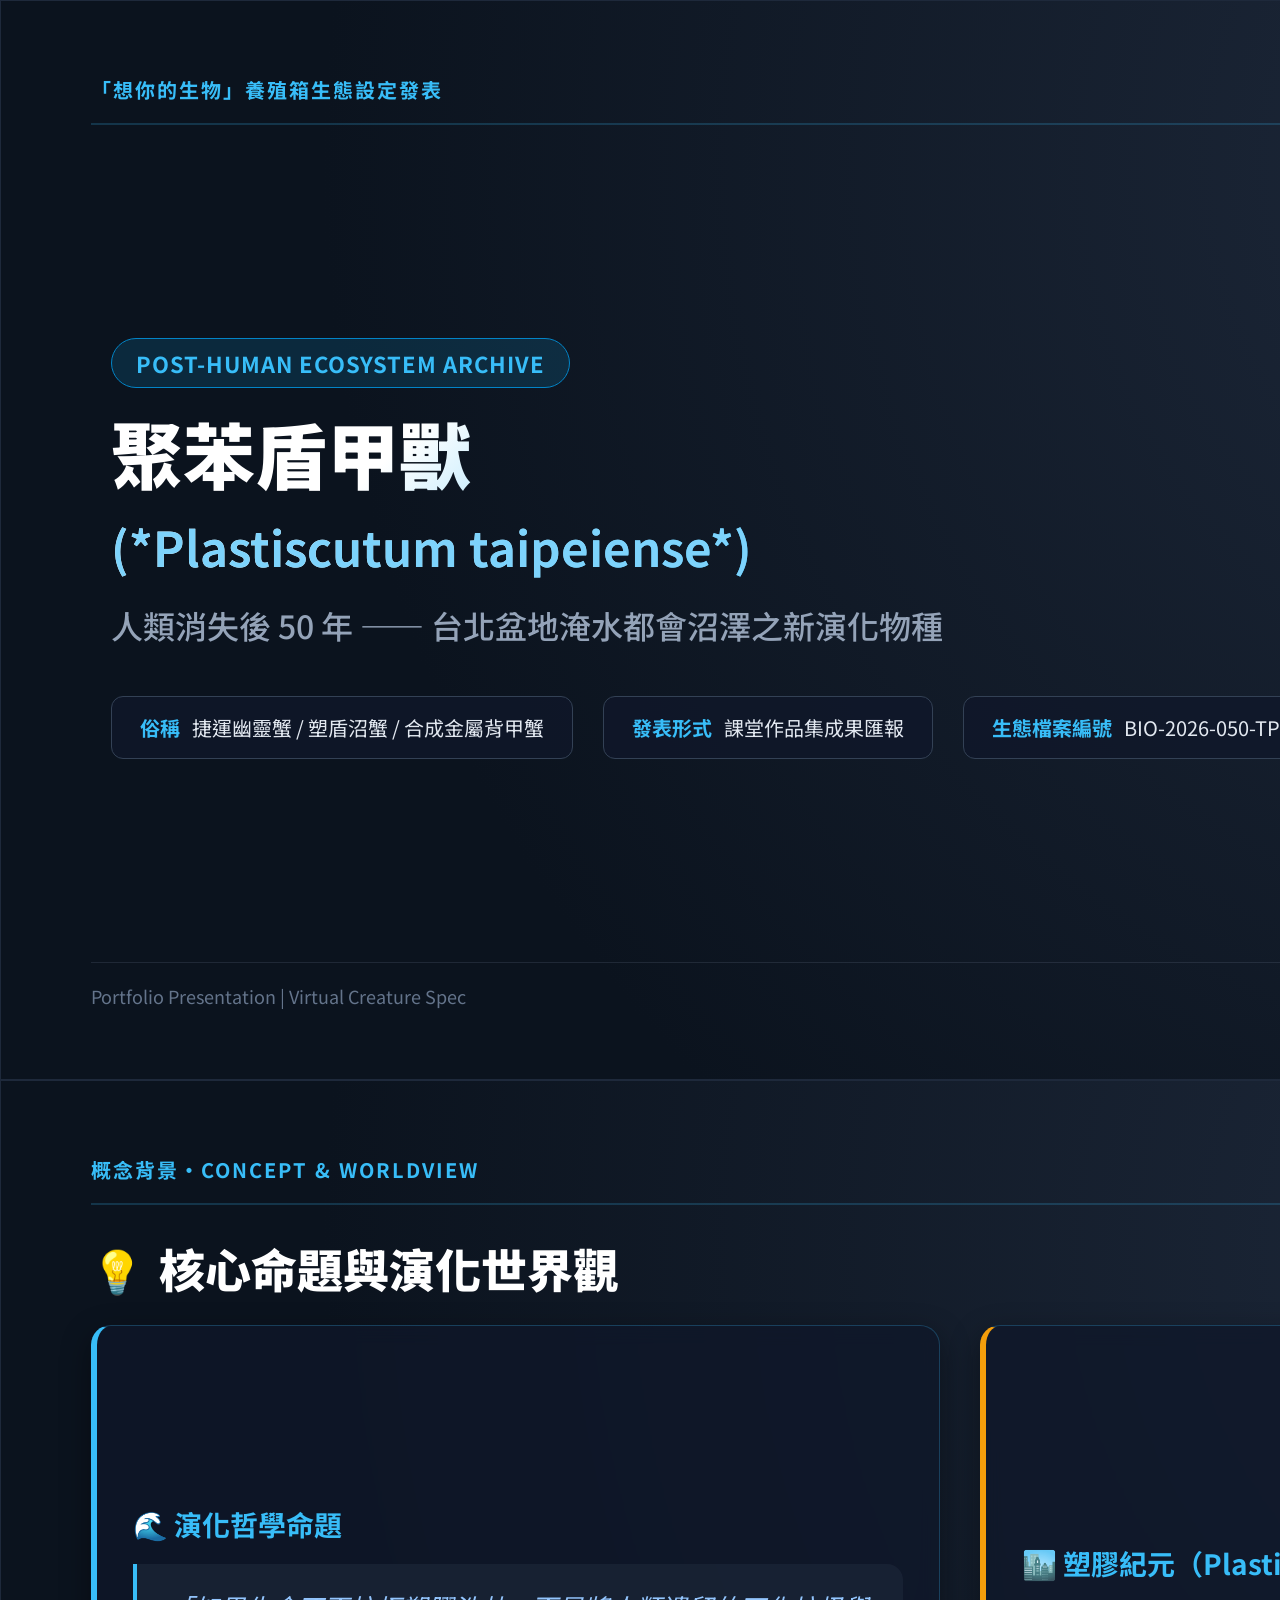
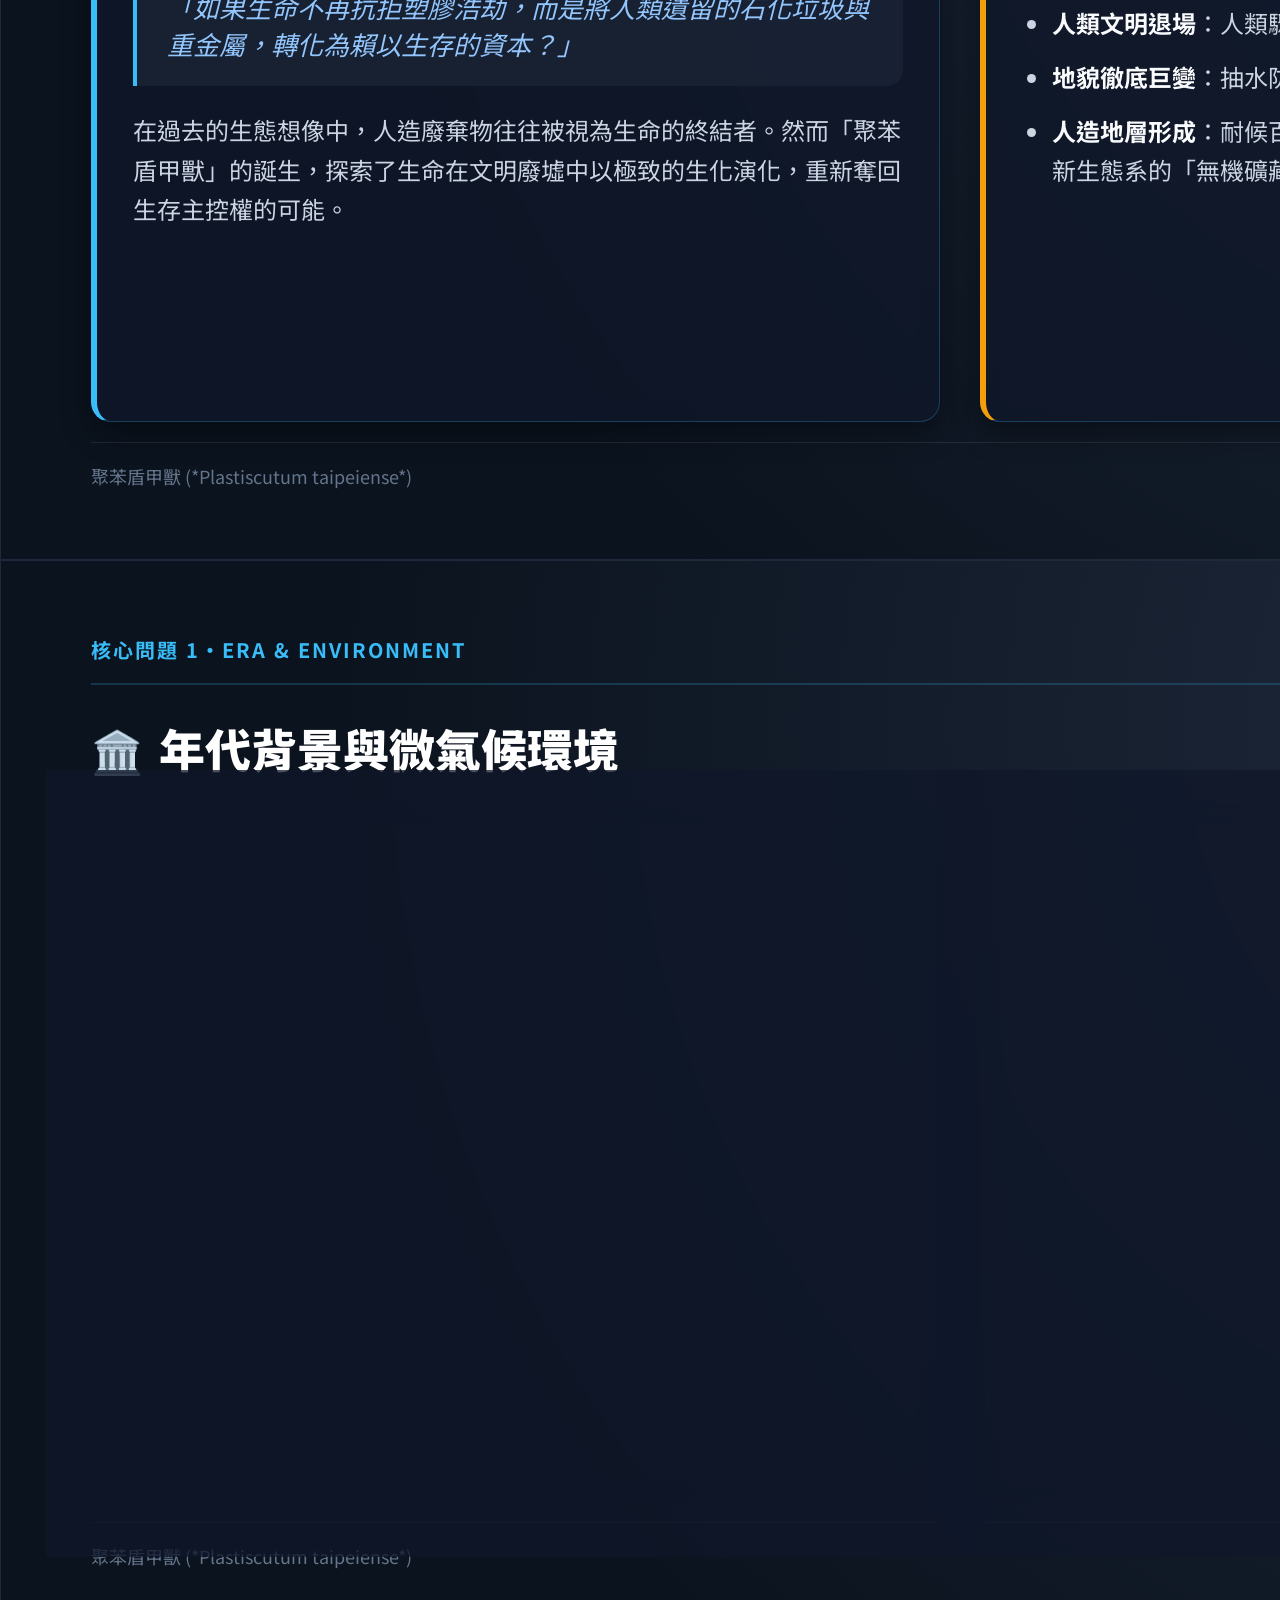
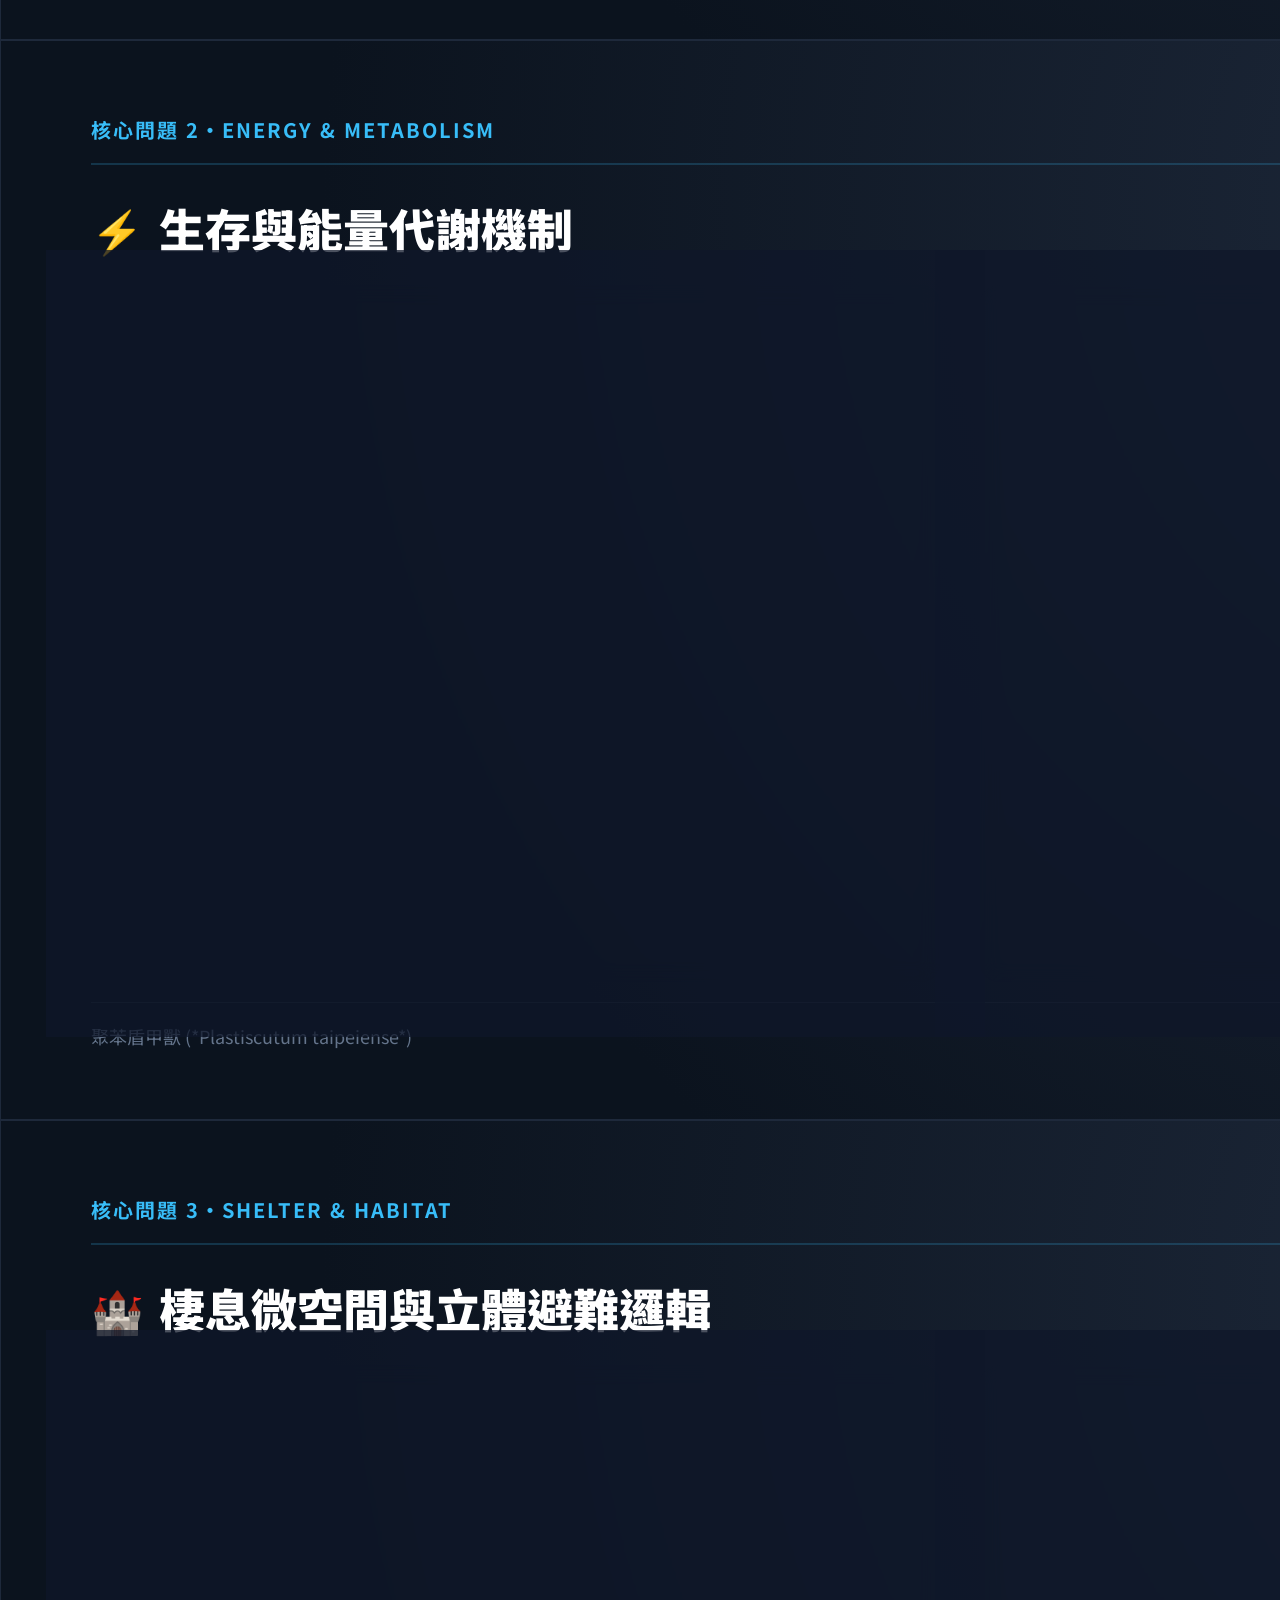
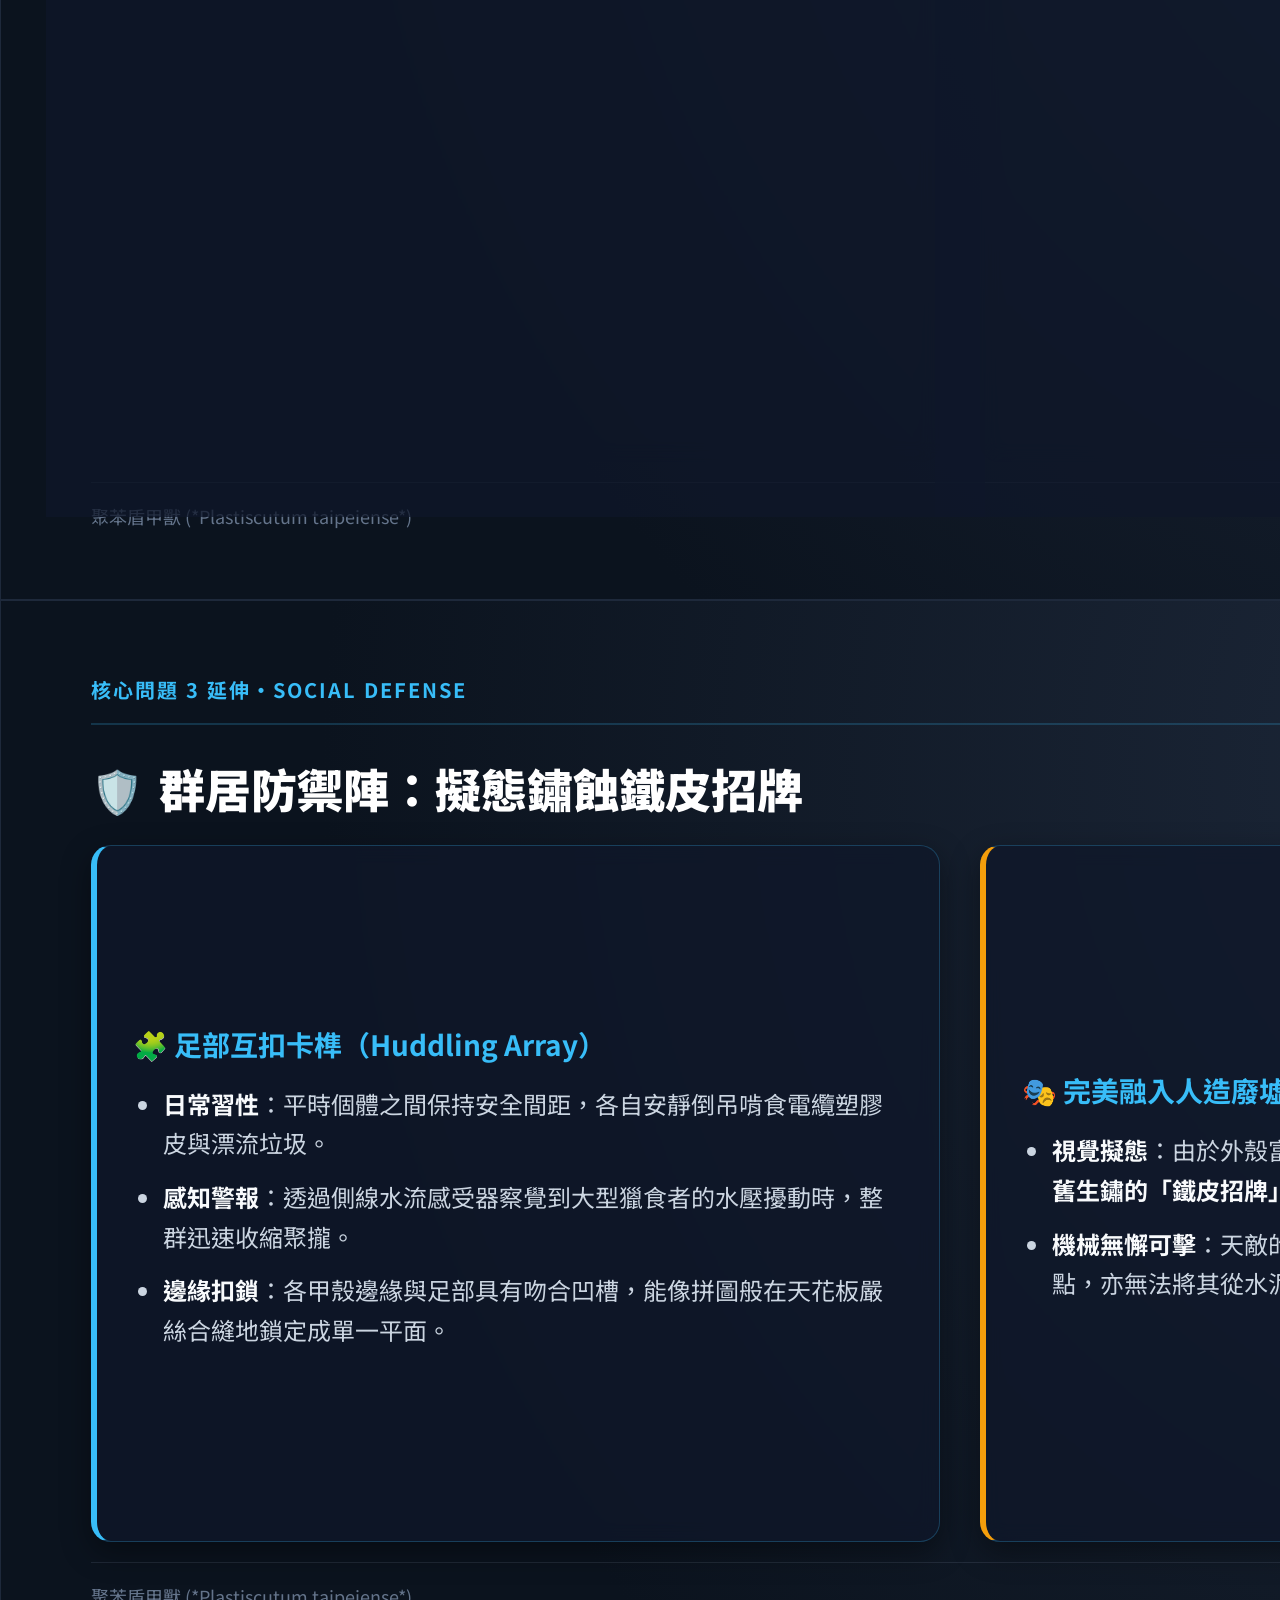
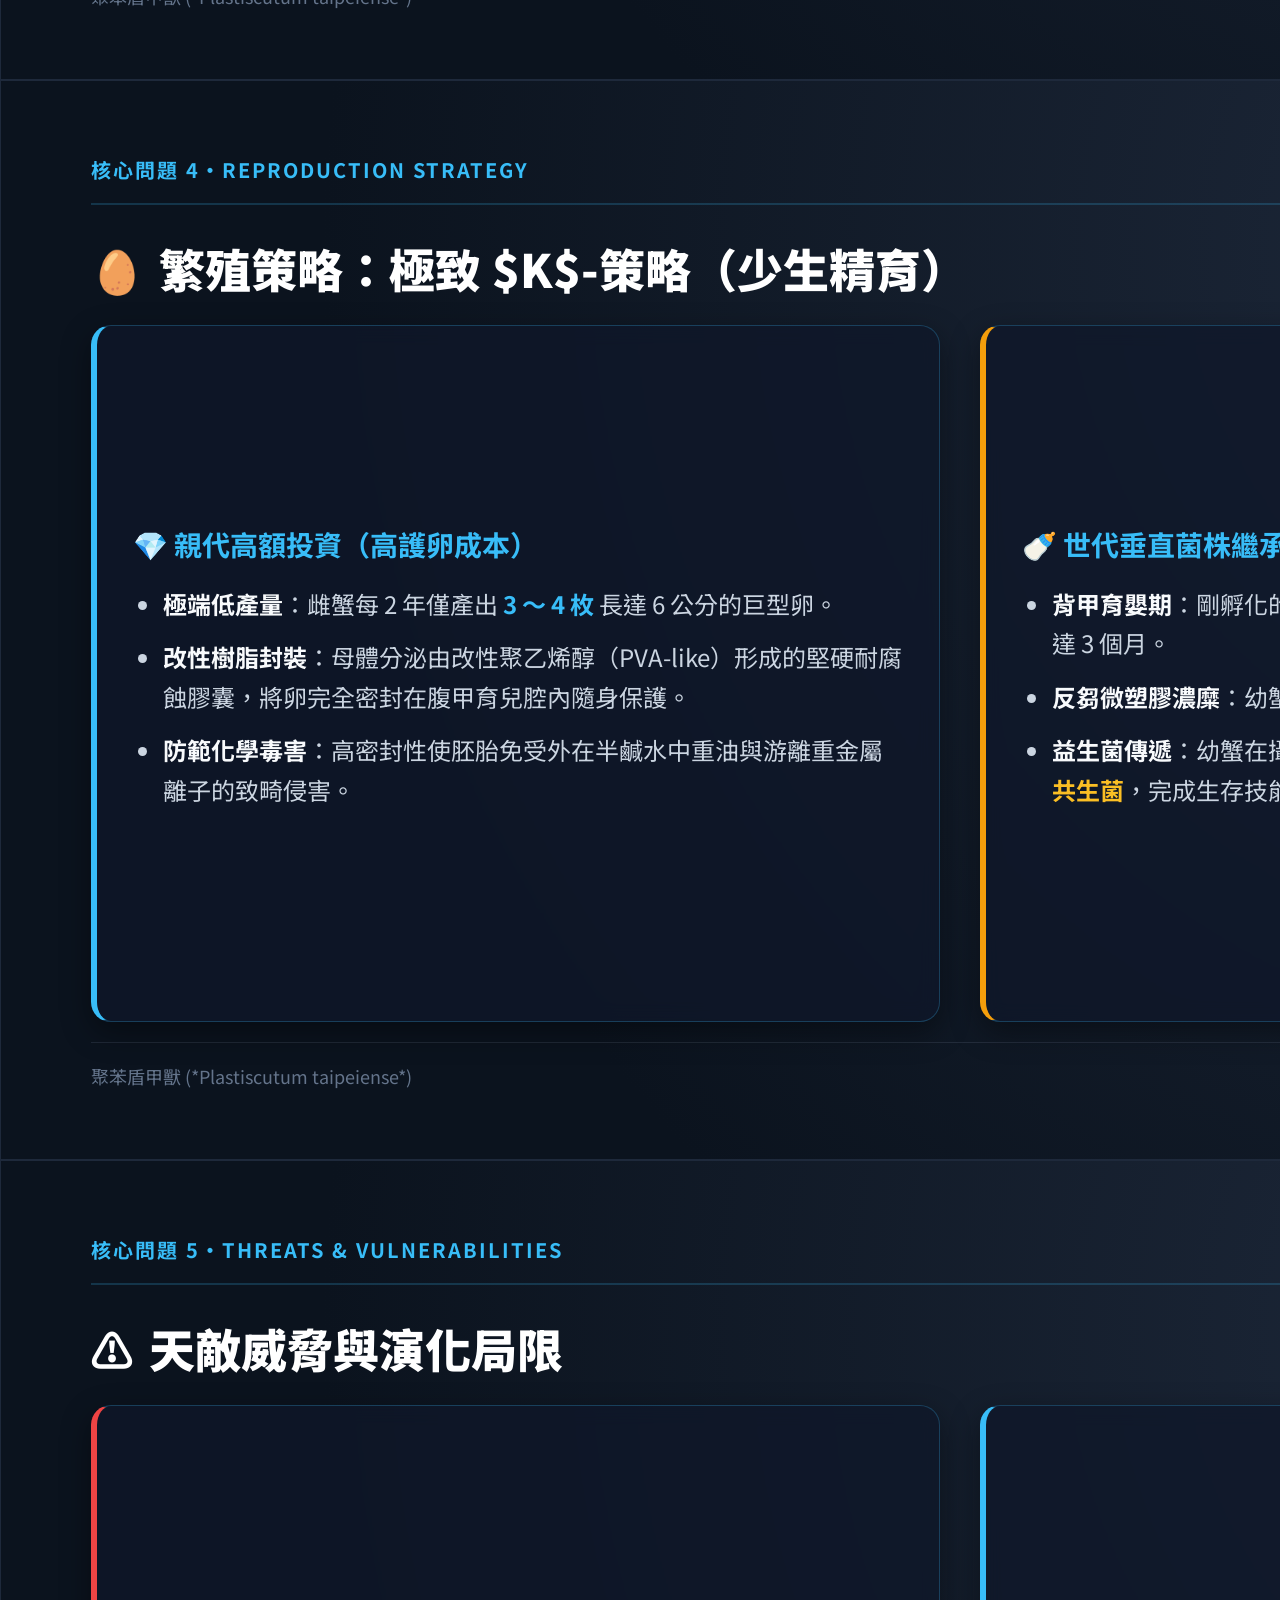
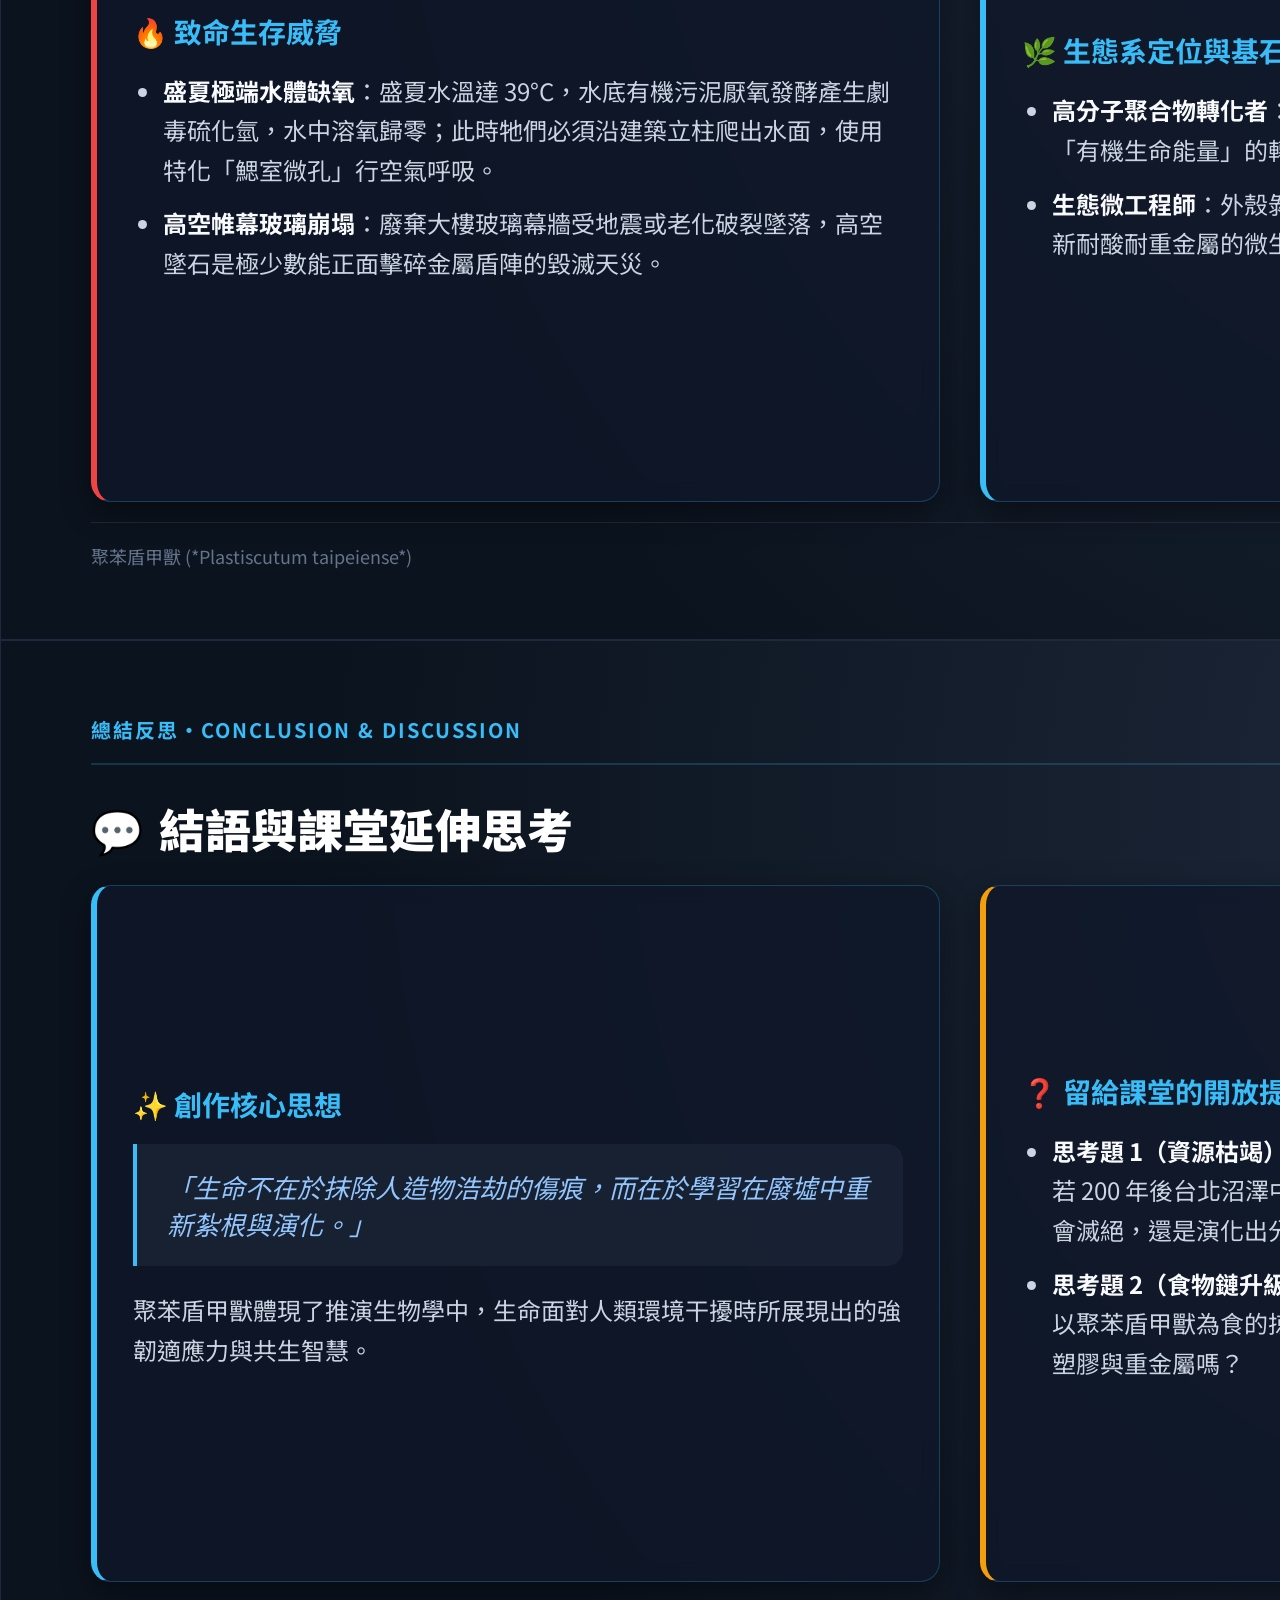
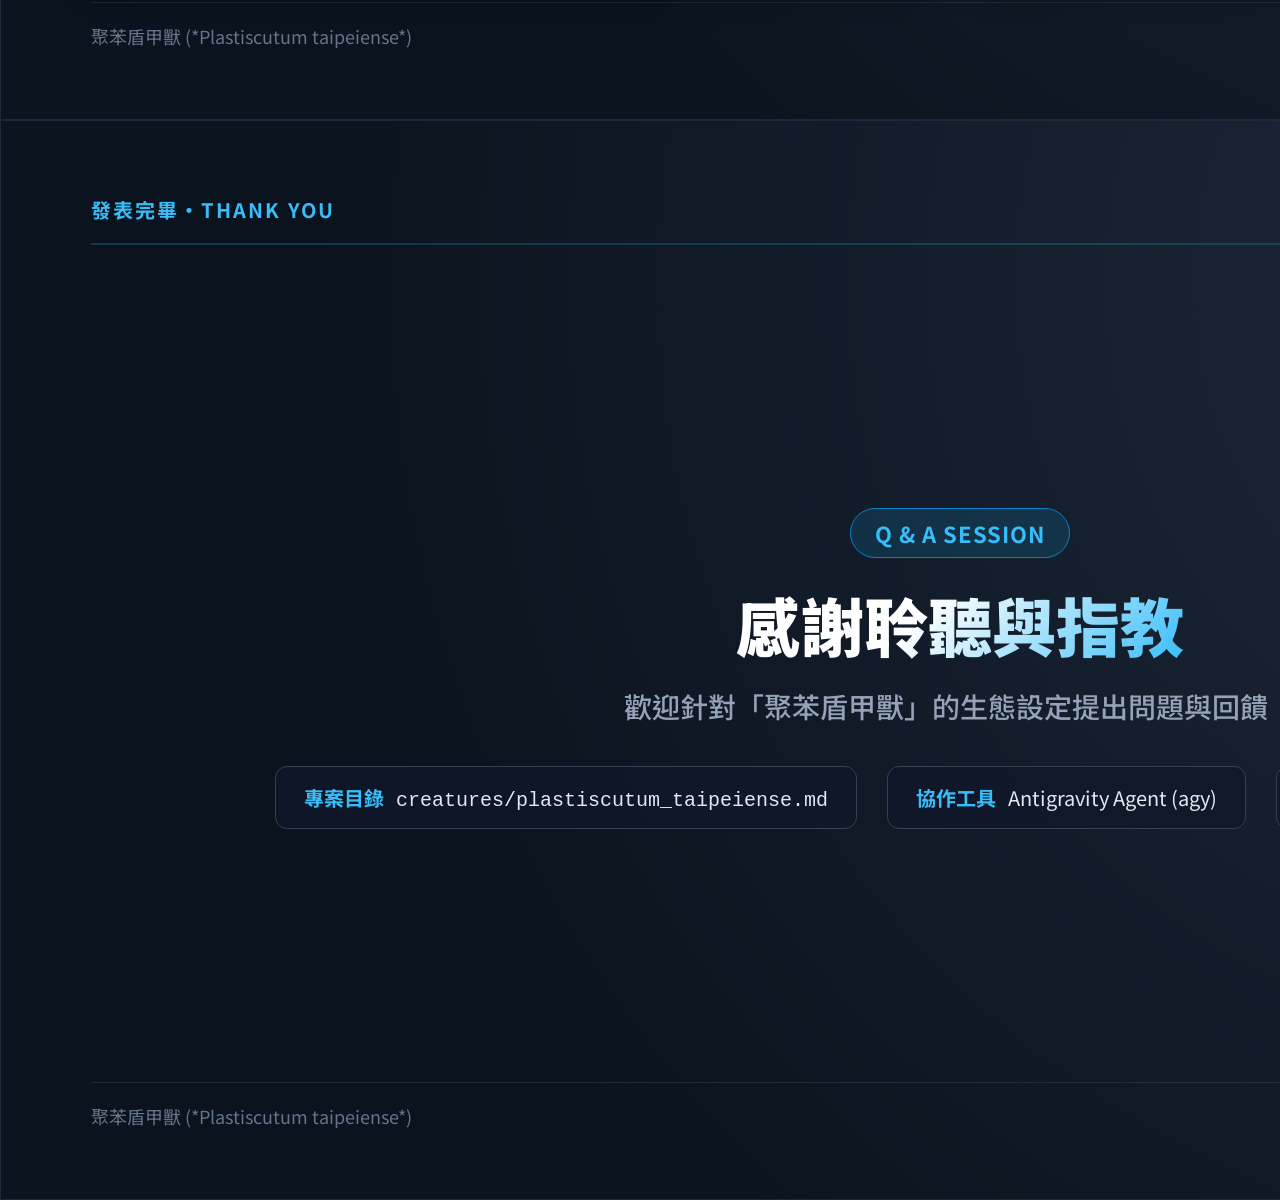
<file: creatures/plastiscutum_taipeiense_presentation.html>
<!DOCTYPE html>
<html lang="zh-TW">
<head>
  <meta charset="UTF-8">
  <title>聚苯盾甲獸課堂發表簡報</title>
  <style>
    @import url('https://fonts.googleapis.com/css2?family=Noto+Sans+TC:wght@400;500;700;900&display=swap');

    @page {
      size: 1920px 1080px;
      margin: 0;
    }

    * {
      box-sizing: border-box;
      margin: 0;
      padding: 0;
    }

    body {
      font-family: 'Noto Sans TC', 'Microsoft JhengHei', sans-serif;
      background-color: #0b131e;
      color: #e2e8f0;
      -webkit-print-color-adjust: exact;
      print-color-adjust: exact;
    }

    .slide {
      width: 1920px;
      height: 1080px;
      padding: 70px 90px;
      position: relative;
      display: flex;
      flex-direction: column;
      justify-content: space-between;
      page-break-after: always;
      page-break-inside: avoid;
      background: radial-gradient(circle at 85% 15%, #1e293b 0%, #0b131e 70%);
      border: 1px solid #1e293b;
      overflow: hidden;
    }

    /* Ambient background graphic */
    .slide::after {
      content: "";
      position: absolute;
      top: -150px;
      right: -150px;
      width: 500px;
      height: 500px;
      background: radial-gradient(circle, rgba(14, 165, 233, 0.08) 0%, transparent 70%);
      border-radius: 50%;
      pointer-events: none;
    }

    /* Header */
    .header {
      display: flex;
      justify-content: space-between;
      align-items: center;
      border-bottom: 2px solid rgba(56, 189, 248, 0.2);
      padding-bottom: 16px;
      margin-bottom: 30px;
    }

    .header .category {
      font-size: 20px;
      font-weight: 700;
      letter-spacing: 2px;
      color: #38bdf8;
      text-transform: uppercase;
    }

    .header .id-tag {
      font-size: 18px;
      color: #94a3b8;
      background: rgba(30, 41, 59, 0.8);
      padding: 4px 16px;
      border-radius: 20px;
      border: 1px solid #334155;
    }

    /* Title */
    .slide-title {
      font-size: 46px;
      font-weight: 900;
      color: #ffffff;
      margin-bottom: 24px;
      display: flex;
      align-items: center;
      gap: 16px;
    }

    .slide-title .icon {
      font-size: 42px;
    }

    /* Content Area */
    .content-area {
      flex: 1;
      display: flex;
      gap: 40px;
      align-items: stretch;
    }

    .card {
      background: rgba(15, 23, 42, 0.75);
      border: 1px solid rgba(56, 189, 248, 0.25);
      border-radius: 20px;
      padding: 36px;
      flex: 1;
      display: flex;
      flex-direction: column;
      justify-content: center;
      box-shadow: 0 10px 30px rgba(0, 0, 0, 0.4);
      backdrop-filter: blur(10px);
    }

    .card.primary-card {
      border-left: 6px solid #38bdf8;
    }

    .card.accent-card {
      border-left: 6px solid #f59e0b;
    }

    .card.danger-card {
      border-left: 6px solid #ef4444;
    }

    .card-title {
      font-size: 28px;
      font-weight: 700;
      color: #38bdf8;
      margin-bottom: 20px;
      display: flex;
      align-items: center;
      gap: 10px;
    }

    .card p, .card li {
      font-size: 24px;
      line-height: 1.65;
      color: #cbd5e1;
      margin-bottom: 14px;
    }

    .card ul {
      padding-left: 30px;
    }

    .card strong {
      color: #f8fafc;
    }

    .highlight-text {
      color: #38bdf8;
      font-weight: 700;
    }

    .accent-text {
      color: #fbbf24;
      font-weight: 700;
    }

    .quote-box {
      background: rgba(30, 41, 59, 0.6);
      border-left: 4px solid #38bdf8;
      padding: 24px 30px;
      border-radius: 0 16px 16px 0;
      font-size: 26px;
      font-style: italic;
      color: #93c5fd;
      margin-bottom: 24px;
    }

    /* Footer */
    .footer {
      display: flex;
      justify-content: space-between;
      align-items: center;
      border-top: 1px solid rgba(148, 163, 184, 0.15);
      padding-top: 20px;
      margin-top: 20px;
      font-size: 18px;
      color: #64748b;
    }

    /* Cover Slide Specifics */
    .cover-container {
      display: flex;
      flex-direction: column;
      justify-content: center;
      align-items: flex-start;
      height: 100%;
      padding: 40px 20px;
    }

    .cover-badge {
      display: inline-block;
      background: rgba(14, 165, 233, 0.15);
      color: #38bdf8;
      border: 1px solid #0284c7;
      padding: 8px 24px;
      border-radius: 30px;
      font-size: 22px;
      font-weight: 700;
      margin-bottom: 24px;
      letter-spacing: 1px;
    }

    .cover-title {
      font-size: 72px;
      font-weight: 900;
      color: #ffffff;
      line-height: 1.15;
      margin-bottom: 24px;
      background: linear-gradient(135deg, #ffffff 40%, #38bdf8 100%);
      -webkit-background-clip: text;
      -webkit-text-fill-color: transparent;
    }

    .cover-subtitle {
      font-size: 32px;
      color: #94a3b8;
      margin-bottom: 48px;
      font-weight: 500;
    }

    .cover-meta {
      display: flex;
      gap: 30px;
    }

    .meta-item {
      background: rgba(15, 23, 42, 0.8);
      border: 1px solid #334155;
      padding: 16px 28px;
      border-radius: 12px;
      font-size: 20px;
    }

    .meta-item span {
      color: #38bdf8;
      font-weight: 700;
      margin-right: 8px;
    }
  </style>
</head>
<body>

  <!-- Slide 1: 封面 -->
  <div class="slide">
    <div class="header">
      <div class="category">「想你的生物」養殖箱生態設定發表</div>
      <div class="id-tag">BIO-2026-050-TPE</div>
    </div>
    <div class="cover-container">
      <div class="cover-badge">POST-HUMAN ECOSYSTEM ARCHIVE</div>
      <div class="cover-title">聚苯盾甲獸<br><span style="font-size: 48px; font-weight: 600; color: #7dd3fc; -webkit-text-fill-color: #7dd3fc;">(*Plastiscutum taipeiense*)</span></div>
      <div class="cover-subtitle">人類消失後 50 年 —— 台北盆地淹水都會沼澤之新演化物種</div>
      <div class="cover-meta">
        <div class="meta-item"><span>俗稱</span> 捷運幽靈蟹 / 塑盾沼蟹 / 合成金屬背甲蟹</div>
        <div class="meta-item"><span>發表形式</span> 課堂作品集成果匯報</div>
        <div class="meta-item"><span>生態檔案編號</span> BIO-2026-050-TPE</div>
      </div>
    </div>
    <div class="footer">
      <div>Portfolio Presentation | Virtual Creature Spec</div>
      <div>Page 01 / 10</div>
    </div>
  </div>

  <!-- Slide 2: 設計概念與世界觀起源 -->
  <div class="slide">
    <div class="header">
      <div class="category">概念背景・CONCEPT & WORLDVIEW</div>
      <div class="id-tag">BIO-2026-050-TPE</div>
    </div>
    <div class="slide-title"><span class="icon">💡</span> 核心命題與演化世界觀</div>
    <div class="content-area">
      <div class="card primary-card">
        <div class="card-title">🌊 演化哲學命題</div>
        <div class="quote-box">「如果生命不再抗拒塑膠浩劫，而是將人類遺留的石化垃圾與重金屬，轉化為賴以生存的資本？」</div>
        <p>在過去的生態想像中，人造廢棄物往往被視為生命的終結者。然而「聚苯盾甲獸」的誕生，探索了生命在文明廢墟中以極致的生化演化，重新奪回生存主控權的可能。</p>
      </div>
      <div class="card accent-card">
        <div class="card-title">🏙️ 塑膠紀元（Plasticene）的台北</div>
        <ul>
          <li><strong>人類文明退場</strong>：人類驟然消失後第 50 年，人造設施無人維護。</li>
          <li><strong>地貌徹底巨變</strong>：抽水防洪系統癱瘓，盆地徹底成為水鄉沼澤。</li>
          <li><strong>人造地層形成</strong>：耐候百年的聚合物（PET、PE）與地下重金屬，成為新生態系的「無機礦藏」。</li>
        </ul>
      </div>
    </div>
    <div class="footer">
      <div>聚苯盾甲獸 (*Plastiscutum taipeiense*)</div>
      <div>Page 02 / 10</div>
    </div>
  </div>

  <!-- Slide 3: 核心問題 1 - 年代與環境背景 -->
  <div class="slide">
    <div class="header">
      <div class="category">核心問題 1・ERA & ENVIRONMENT</div>
      <div class="id-tag">BIO-2026-050-TPE</div>
    </div>
    <div class="slide-title"><span class="icon">🏛️</span> 年代背景與微氣候環境</div>
    <div class="content-area">
      <div class="card primary-card">
        <div class="card-title">🗺️ 時空與地理地貌</div>
        <ul>
          <li><strong>時空坐標</strong>：人類消失後 50 年，亞熱帶台灣台北盆地。</li>
          <li><strong>水文水道</strong>：基隆河與淡水河全面倒灌，忠孝東路等幹道成為 <span class="highlight-text">深達 4～8 公尺的混濁半鹹水水道</span>。</li>
          <li><strong>人造礁岩</strong>：摩天大樓基座被水生榕樹氣根與藤蔓盤據，高低落差形成強烈斑駁光影。</li>
        </ul>
      </div>
      <div class="card accent-card">
        <div class="card-title">🧪 氣候與水體化學環境</div>
        <ul>
          <li><strong>溫度範圍</strong>：18°C ～ 39°C，夏季濕熱黏滯，冬季受強烈東北季風吹拂。</li>
          <li><strong>漂浮水層</strong>：水體懸浮巨量未降解的寶特瓶、包裝薄膜與微塑膠纖維。</li>
          <li><strong>底層淤泥</strong>：加油站地下油槽滲漏的重油、機油，以及高濃度的 <span class="accent-text">鉛、鎘、銅重金屬沉積</span>。</li>
        </ul>
      </div>
    </div>
    <div class="footer">
      <div>聚苯盾甲獸 (*Plastiscutum taipeiense*)</div>
      <div>Page 03 / 10</div>
    </div>
  </div>

  <!-- Slide 4: 核心問題 2 - 生存與能量代謝機制 -->
  <div class="slide">
    <div class="header">
      <div class="category">核心問題 2・ENERGY & METABOLISM</div>
      <div class="id-tag">BIO-2026-050-TPE</div>
    </div>
    <div class="slide-title"><span class="icon">⚡</span> 生存與能量代謝機制</div>
    <div class="content-area">
      <div class="card primary-card">
        <div class="card-title">🧬 PETase 腸道共生菌群（吃塑膠）</div>
        <ul>
          <li><strong>生化借鑒</strong>：源自自然界「大阪堺菌（<em>Ideonella sakaiensis</em>）」的水解途徑。</li>
          <li><strong>物理啃食</strong>：發育出特化的高硬度角質大顎，啃食長期浸泡紫外脆化的 PET 寶特瓶與 PE 塑膠袋。</li>
          <li><strong>生化產能</strong>：中腸腺共生菌將合成高分子水解為對苯二甲酸與乙二醇，進入三羧酸循環製造 <span class="highlight-text">ATP 生命能量</span>。</li>
        </ul>
      </div>
      <div class="card accent-card">
        <div class="card-title">🛡️ 重金屬外殼固化（生物礦化）</div>
        <ul>
          <li><strong>重金屬隔離</strong>：主動吸收水中游離的鉛、銅等毒性離子，不進入血液循環循環系統。</li>
          <li><strong>幾丁質結晶化</strong>：將重金屬離子轉移並富集在幾丁質外骨骼表面沉澱結晶。</li>
          <li><strong>一石二鳥效應</strong>：既徹底解除了重金屬的體內毒性，又賦予了背甲如金屬鋼板般的防禦機械強度！</li>
        </ul>
      </div>
    </div>
    <div class="footer">
      <div>聚苯盾甲獸 (*Plastiscutum taipeiense*)</div>
      <div>Page 04 / 10</div>
    </div>
  </div>

  <!-- Slide 5: 核心問題 3 - 棲息空間選擇 -->
  <div class="slide">
    <div class="header">
      <div class="category">核心問題 3・SHELTER & HABITAT</div>
      <div class="id-tag">BIO-2026-050-TPE</div>
    </div>
    <div class="slide-title"><span class="icon">🏰</span> 棲息微空間與立體避難邏輯</div>
    <div class="content-area">
      <div class="card primary-card">
        <div class="card-title">🚇 倒吊棲息於淹水捷運月台天花板</div>
        <p>牠們特化出強壯的反向抓握螯足，長年<strong>倒吊於淹水捷運站月台頂棚</strong>、廢棄大樓通風管道及水下電纜支架間。</p>
        <p>此微棲所巧妙避開了自然水域常見的平面爭奪，充分利用人造都市遺址的立體天花板空間。</p>
      </div>
      <div class="card accent-card">
        <div class="card-title">⚖️ 「上下夾擊」下的避險戰略</div>
        <ul>
          <li><strong>向下避開【水底缺氧黑泥】</strong>：<br>避開水底完全缺氧且沉積高濃度硫化氫與強腐蝕有機重油的致命淤泥。</li>
          <li><strong>向上避開【水面頂級掠食者】</strong>：<br>避開水面巡邏狩獵的野化大型猛禽（如野化海雕、大冠鷲）與野化兇猛水獺。</li>
        </ul>
      </div>
    </div>
    <div class="footer">
      <div>聚苯盾甲獸 (*Plastiscutum taipeiense*)</div>
      <div>Page 05 / 10</div>
    </div>
  </div>

  <!-- Slide 6: 核心問題 3 延伸 - 社會結構與擬態防禦 -->
  <div class="slide">
    <div class="header">
      <div class="category">核心問題 3 延伸・SOCIAL DEFENSE</div>
      <div class="id-tag">BIO-2026-050-TPE</div>
    </div>
    <div class="slide-title"><span class="icon">🛡️</span> 群居防禦陣：擬態鏽蝕鐵皮招牌</div>
    <div class="content-area">
      <div class="card primary-card">
        <div class="card-title">🧩 足部互扣卡榫（Huddling Array）</div>
        <ul>
          <li><strong>日常習性</strong>：平時個體之間保持安全間距，各自安靜倒吊啃食電纜塑膠皮與漂流垃圾。</li>
          <li><strong>感知警報</strong>：透過側線水流感受器察覺到大型獵食者的水壓擾動時，整群迅速收縮聚攏。</li>
          <li><strong>邊緣扣鎖</strong>：各甲殼邊緣與足部具有吻合凹槽，能像拼圖般在天花板嚴絲合縫地鎖定成單一平面。</li>
        </ul>
      </div>
      <div class="card accent-card">
        <div class="card-title">🎭 完美融入人造廢墟的工業擬態</div>
        <ul>
          <li><strong>視覺擬態</strong>：由於外殼富集鉛與銅結晶，群聚陣列遠看完全就是一塊<strong>老舊生鏽的「鐵皮招牌」或「鍍鋅鋼板」</strong>。</li>
          <li><strong>機械無懈可擊</strong>：天敵的獠牙或爪喙根本無法在平面上找到咬合施力點，亦無法將其從水泥頂板掀開。</li>
        </ul>
      </div>
    </div>
    <div class="footer">
      <div>聚苯盾甲獸 (*Plastiscutum taipeiense*)</div>
      <div>Page 06 / 10</div>
    </div>
  </div>

  <!-- Slide 7: 核心問題 4 - 繁殖與繁衍策略 -->
  <div class="slide">
    <div class="header">
      <div class="category">核心問題 4・REPRODUCTION STRATEGY</div>
      <div class="id-tag">BIO-2026-050-TPE</div>
    </div>
    <div class="slide-title"><span class="icon">🥚</span> 繁殖策略：極致 $K$-策略（少生精育）</div>
    <div class="content-area">
      <div class="card primary-card">
        <div class="card-title">💎 親代高額投資（高護卵成本）</div>
        <ul>
          <li><strong>極端低產量</strong>：雌蟹每 2 年僅產出 <span class="highlight-text">3 ～ 4 枚</span> 長達 6 公分的巨型卵。</li>
          <li><strong>改性樹脂封裝</strong>：母體分泌由改性聚乙烯醇（PVA-like）形成的堅硬耐腐蝕膠囊，將卵完全密封在腹甲育兒腔內隨身保護。</li>
          <li><strong>防範化學毒害</strong>：高密封性使胚胎免受外在半鹹水中重油與游離重金屬離子的致畸侵害。</li>
        </ul>
      </div>
      <div class="card accent-card">
        <div class="card-title">🍼 世代垂直菌株繼承（關鍵傳承機制）</div>
        <ul>
          <li><strong>背甲育嬰期</strong>：剛孵化的幼蟹甲殼柔軟無礦化保護，寄宿在母蟹背甲長達 3 個月。</li>
          <li><strong>反芻微塑膠濃糜</strong>：幼蟹專食母體反芻出的微塑膠消化半糜。</li>
          <li><strong>益生菌傳遞</strong>：幼蟹在攝食過程中直接承接母體中腸腺的 <span class="accent-text">PETase 分解共生菌</span>，完成生存技能的世代交接。</li>
        </ul>
      </div>
    </div>
    <div class="footer">
      <div>聚苯盾甲獸 (*Plastiscutum taipeiense*)</div>
      <div>Page 07 / 10</div>
    </div>
  </div>

  <!-- Slide 8: 核心問題 5 - 天敵、威脅與演化局限 -->
  <div class="slide">
    <div class="header">
      <div class="category">核心問題 5・THREATS & VULNERABILITIES</div>
      <div class="id-tag">BIO-2026-050-TPE</div>
    </div>
    <div class="slide-title"><span class="icon">⚠️</span> 天敵威脅與演化局限</div>
    <div class="content-area">
      <div class="card danger-card">
        <div class="card-title">🔥 致命生存威脅</div>
        <ul>
          <li><strong>盛夏極端水體缺氧</strong>：盛夏水溫達 39°C，水底有機污泥厭氧發酵產生劇毒硫化氫，水中溶氧歸零；此時牠們必須沿建築立柱爬出水面，使用特化「鰓室微孔」行空氣呼吸。</li>
          <li><strong>高空帷幕玻璃崩塌</strong>：廢棄大樓玻璃幕牆受地震或老化破裂墜落，高空墜石是極少數能正面擊碎金屬盾陣的毀滅天災。</li>
        </ul>
      </div>
      <div class="card primary-card">
        <div class="card-title">🌿 生態系定位與基石價值</div>
        <ul>
          <li><strong>高分子聚合物轉化者</strong>：首度在食物網中打通「無機人造石化廢物」至「有機生命能量」的轉換通道。</li>
          <li><strong>生態微工程師</strong>：外殼剝落的重金屬沉澱層與排泄物，正在孕育下游全新耐酸耐重金屬的微生菌群。</li>
        </ul>
      </div>
    </div>
    <div class="footer">
      <div>聚苯盾甲獸 (*Plastiscutum taipeiense*)</div>
      <div>Page 08 / 10</div>
    </div>
  </div>

  <!-- Slide 9: 結語與啟發性討論 -->
  <div class="slide">
    <div class="header">
      <div class="category">總結反思・CONCLUSION & DISCUSSION</div>
      <div class="id-tag">BIO-2026-050-TPE</div>
    </div>
    <div class="slide-title"><span class="icon">💬</span> 結語與課堂延伸思考</div>
    <div class="content-area">
      <div class="card primary-card">
        <div class="card-title">✨ 創作核心思想</div>
        <div class="quote-box">「生命不在於抹除人造物浩劫的傷痕，而在於學習在廢墟中重新紮根與演化。」</div>
        <p>聚苯盾甲獸體現了推演生物學中，生命面對人類環境干擾時所展現出的強韌適應力與共生智慧。</p>
      </div>
      <div class="card accent-card">
        <div class="card-title">❓ 留給課堂的開放提問</div>
        <ul>
          <li><strong>思考題 1（資源枯竭）</strong>：<br>若 200 年後台北沼澤中的易消化 PET 寶特瓶被完全吃光，聚苯盾甲獸會滅絕，還是演化出分解尼龍與鐵氟龍的新共生菌？</li>
          <li><strong>思考題 2（食物鏈升級）</strong>：<br>以聚苯盾甲獸為食的掠食者（如野化猛禽），體內會累積更高濃度的微塑膠與重金屬嗎？</li>
        </ul>
      </div>
    </div>
    <div class="footer">
      <div>聚苯盾甲獸 (*Plastiscutum taipeiense*)</div>
      <div>Page 09 / 10</div>
    </div>
  </div>

  <!-- Slide 10: 感謝聆聽與 Q&A -->
  <div class="slide">
    <div class="header">
      <div class="category">發表完畢・THANK YOU</div>
      <div class="id-tag">BIO-2026-050-TPE</div>
    </div>
    <div class="cover-container" style="align-items: center; text-align: center; width: 100%;">
      <div class="cover-badge" style="margin-bottom: 30px;">Q & A SESSION</div>
      <div class="cover-title" style="font-size: 64px; margin-bottom: 24px;">感謝聆聽與指教</div>
      <div class="cover-subtitle" style="font-size: 28px; margin-bottom: 40px;">歡迎針對「聚苯盾甲獸」的生態設定提出問題與回饋！</div>
      <div class="cover-meta" style="justify-content: center;">
        <div class="meta-item"><span>專案目錄</span> <code>creatures/plastiscutum_taipeiense.md</code></div>
        <div class="meta-item"><span>協作工具</span> Antigravity Agent (agy)</div>
        <div class="meta-item"><span>匯出格式</span> Presentation PDF (16:9)</div>
      </div>
    </div>
    <div class="footer">
      <div>聚苯盾甲獸 (*Plastiscutum taipeiense*)</div>
      <div>Page 10 / 10</div>
    </div>
  </div>

</body>
</html>
</file>
